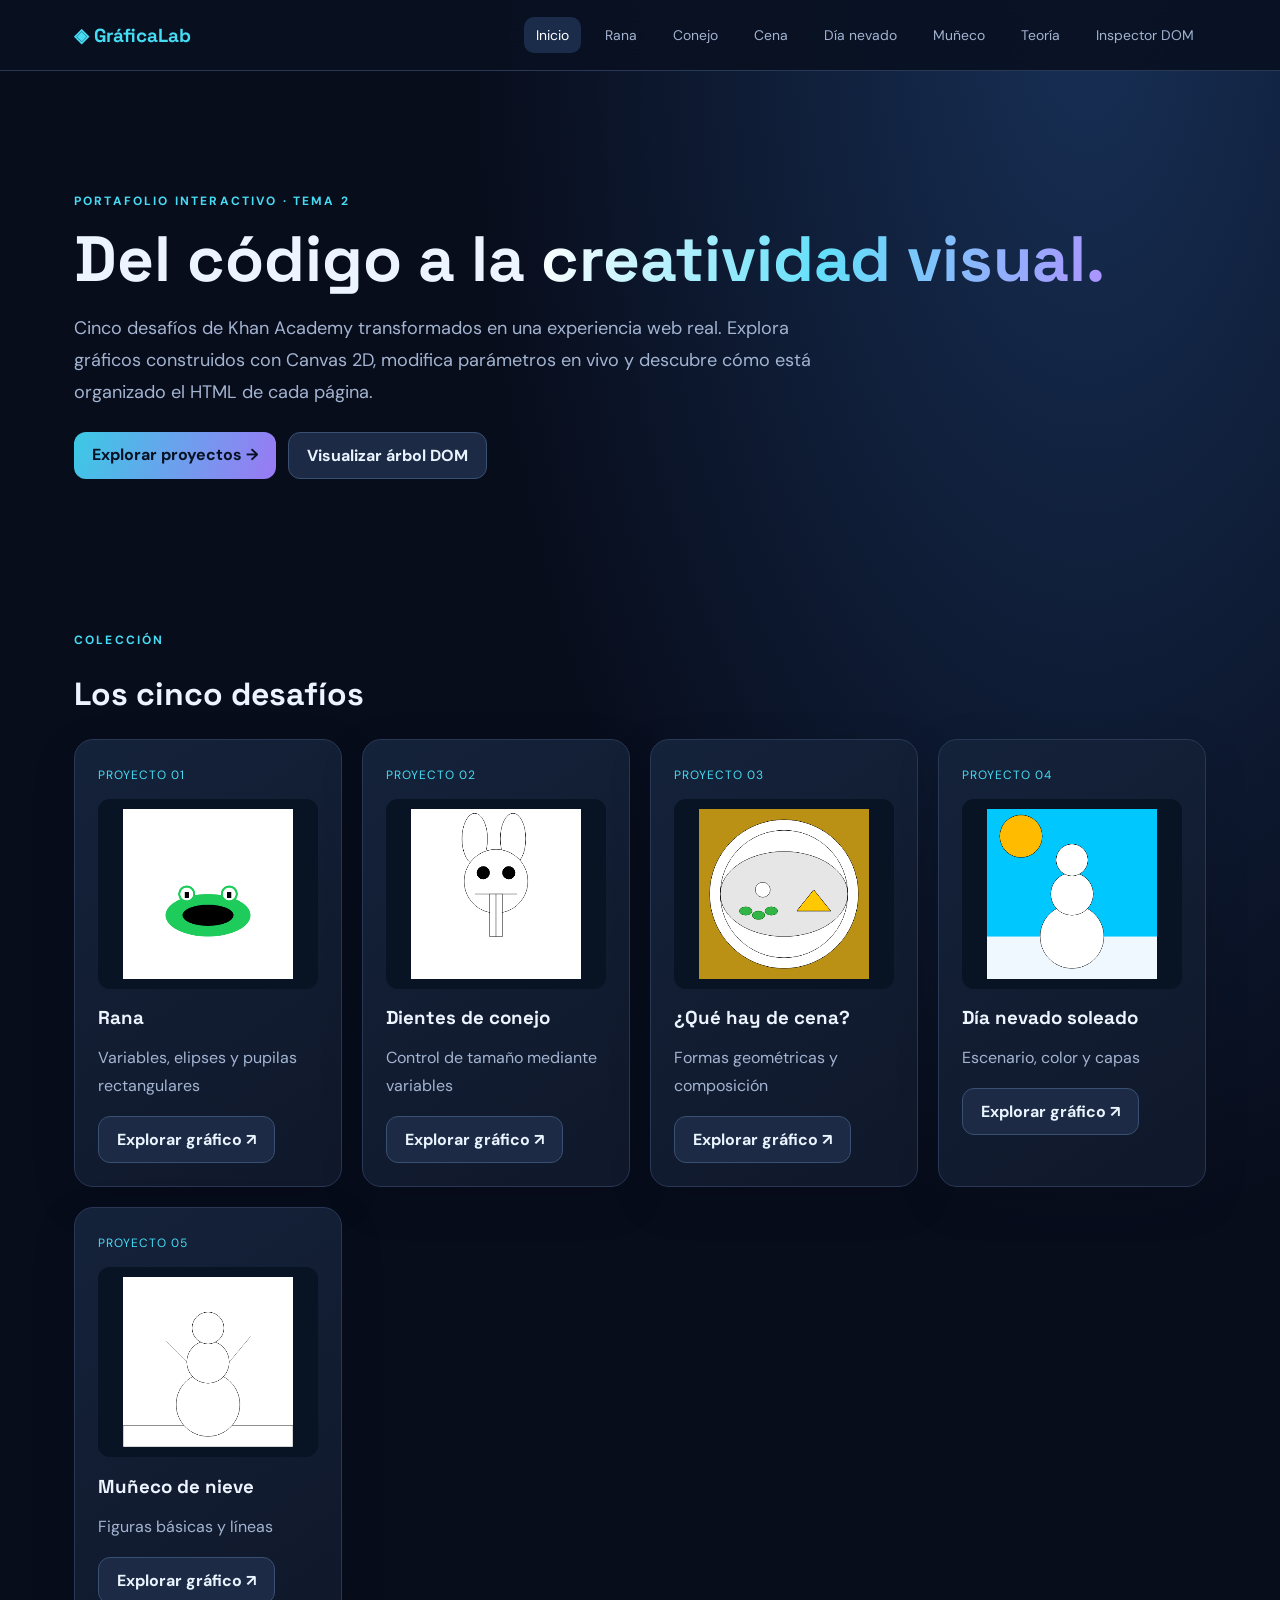
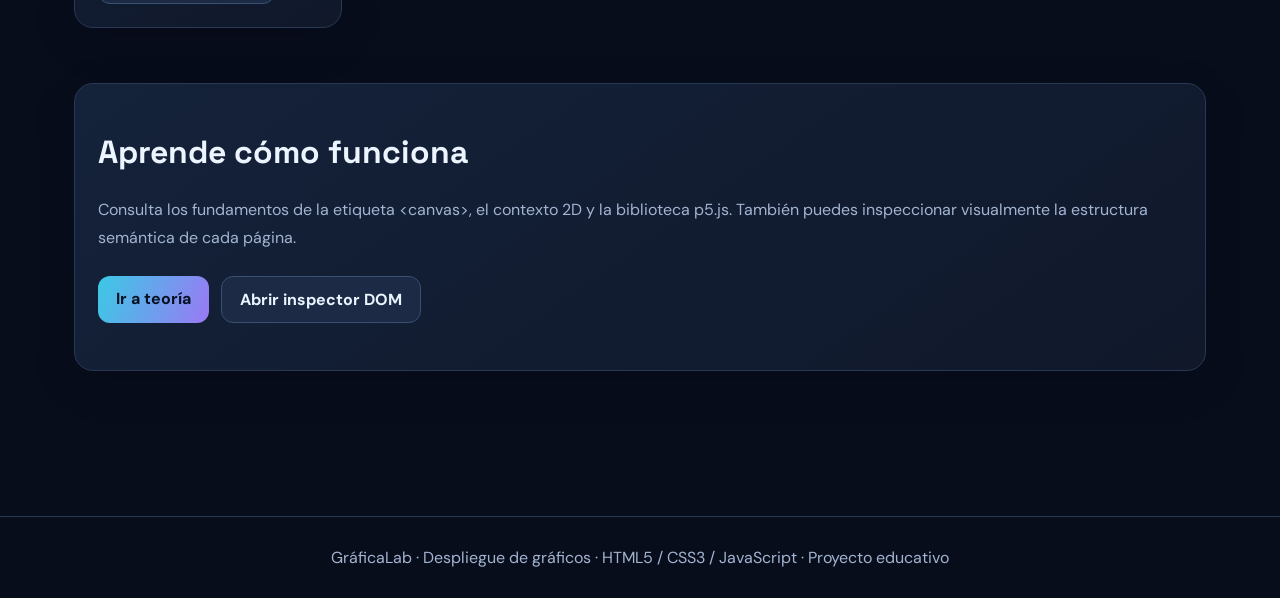
<file: index.html>
<!doctype html><html lang="es"><head><meta charset="utf-8"><meta name="viewport" content="width=device-width,initial-scale=1"><meta name="description" content="Galería de gráficos de Khan Academy adaptados a HTML Canvas 2D y JavaScript"><title>Inicio | GráficaLab</title><link rel="stylesheet" href="css/style.css"></head><body><header><div class="nav"><a class="brand" href="index.html">◈ GráficaLab</a><nav aria-label="Navegación principal"><a class="active" href="index.html">Inicio</a><a class="" href="rana.html">Rana</a><a class="" href="conejo.html">Conejo</a><a class="" href="cena.html">Cena</a><a class="" href="nevado.html">Día nevado</a><a class="" href="muneco.html">Muñeco</a><a class="" href="teoria.html">Teoría</a><a class="" href="dom-inspector.html">Inspector DOM</a></nav></div></header><main><section class="hero"><div class="eyebrow">Portafolio interactivo · Tema 2</div><h1>Del código a la <span class="gradient">creatividad visual.</span></h1><p class="lead">Cinco desafíos de Khan Academy transformados en una experiencia web real. Explora gráficos construidos con Canvas 2D, modifica parámetros en vivo y descubre cómo está organizado el HTML de cada página.</p><div class="actions"><a class="btn" href="rana.html">Explorar proyectos →</a><a class="btn secondary" href="dom-inspector.html">Visualizar árbol DOM</a></div></section><section><span class="eyebrow">Colección</span><h2>Los cinco desafíos</h2><div class="grid"><article class="card"><span class="tag">Proyecto 01</span><div class="preview"><canvas width="400" height="400" data-drawing="rana" aria-label="Vista previa de Rana"></canvas></div><h3>Rana</h3><p>Variables, elipses y pupilas rectangulares</p><a class="btn secondary" href="rana.html">Explorar gráfico ↗</a></article><article class="card"><span class="tag">Proyecto 02</span><div class="preview"><canvas width="400" height="400" data-drawing="conejo" aria-label="Vista previa de Dientes de conejo"></canvas></div><h3>Dientes de conejo</h3><p>Control de tamaño mediante variables</p><a class="btn secondary" href="conejo.html">Explorar gráfico ↗</a></article><article class="card"><span class="tag">Proyecto 03</span><div class="preview"><canvas width="400" height="400" data-drawing="cena" aria-label="Vista previa de ¿Qué hay de cena?"></canvas></div><h3>¿Qué hay de cena?</h3><p>Formas geométricas y composición</p><a class="btn secondary" href="cena.html">Explorar gráfico ↗</a></article><article class="card"><span class="tag">Proyecto 04</span><div class="preview"><canvas width="400" height="400" data-drawing="nevado" aria-label="Vista previa de Día nevado soleado"></canvas></div><h3>Día nevado soleado</h3><p>Escenario, color y capas</p><a class="btn secondary" href="nevado.html">Explorar gráfico ↗</a></article><article class="card"><span class="tag">Proyecto 05</span><div class="preview"><canvas width="400" height="400" data-drawing="muneco" aria-label="Vista previa de Muñeco de nieve"></canvas></div><h3>Muñeco de nieve</h3><p>Figuras básicas y líneas</p><a class="btn secondary" href="muneco.html">Explorar gráfico ↗</a></article></div></section><section class="panel"><h2>Aprende cómo funciona</h2><p>Consulta los fundamentos de la etiqueta &lt;canvas&gt;, el contexto 2D y la biblioteca p5.js. También puedes inspeccionar visualmente la estructura semántica de cada página.</p><div class="actions"><a class="btn" href="teoria.html">Ir a teoría</a><a class="btn secondary" href="dom-inspector.html">Abrir inspector DOM</a></div></section></main><footer class="footer">GráficaLab · Despliegue de gráficos · HTML5 / CSS3 / JavaScript · Proyecto educativo</footer><script src="js/drawings.js" defer></script></body></html>
</file>
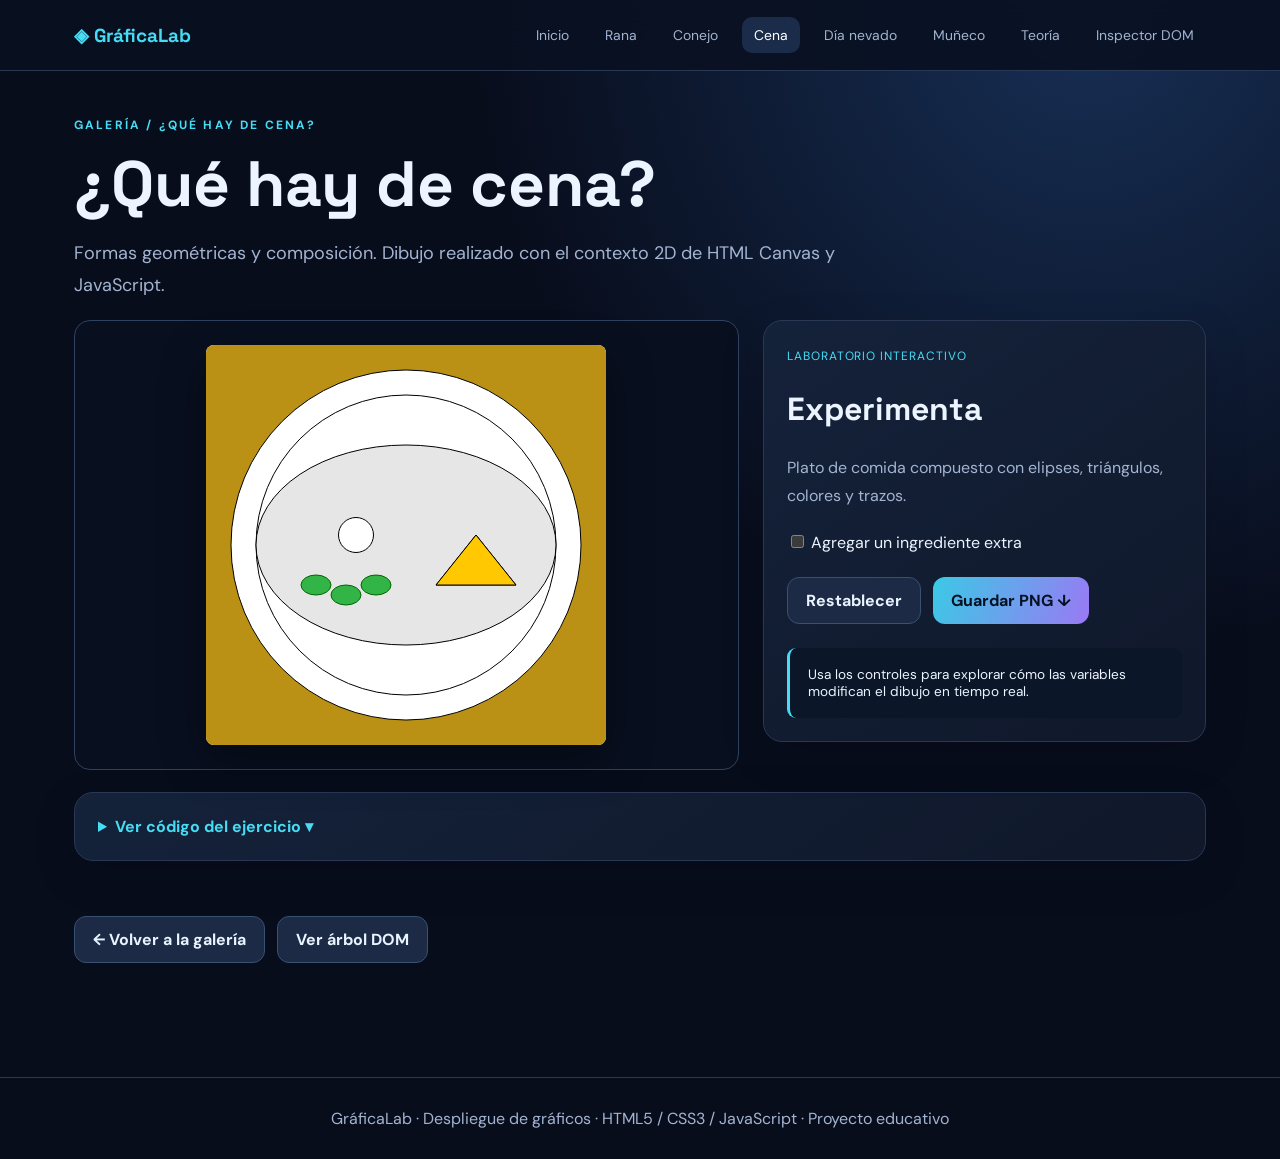
<file: cena.html>
<!doctype html><html lang="es"><head><meta charset="utf-8"><meta name="viewport" content="width=device-width,initial-scale=1"><meta name="description" content="Galería de gráficos de Khan Academy adaptados a HTML Canvas 2D y JavaScript"><title>¿Qué hay de cena? | GráficaLab</title><link rel="stylesheet" href="css/style.css"></head><body><header><div class="nav"><a class="brand" href="index.html">◈ GráficaLab</a><nav aria-label="Navegación principal"><a class="" href="index.html">Inicio</a><a class="" href="rana.html">Rana</a><a class="" href="conejo.html">Conejo</a><a class="active" href="cena.html">Cena</a><a class="" href="nevado.html">Día nevado</a><a class="" href="muneco.html">Muñeco</a><a class="" href="teoria.html">Teoría</a><a class="" href="dom-inspector.html">Inspector DOM</a></nav></div></header><main><span class="eyebrow">Galería / ¿Qué hay de cena?</span><h1>¿Qué hay de cena?</h1><p class="lead">Formas geométricas y composición. Dibujo realizado con el contexto 2D de HTML Canvas y JavaScript.</p><div class="work"><div class="stage"><canvas id="drawing" data-drawing="cena" width="400" height="400" role="img" aria-label="Dibujo interactivo: ¿Qué hay de cena?"></canvas></div><aside class="panel"><span class="tag">Laboratorio interactivo</span><h2>Experimenta</h2><p id="description"></p><div class="controls"><label><input type="checkbox" data-option="extra"> Agregar un ingrediente extra</label></div><div class="actions"><button id="reset" class="secondary">Restablecer</button><button id="save">Guardar PNG ↓</button></div><div class="info small">Usa los controles para explorar cómo las variables modifican el dibujo en tiempo real.</div></aside></div><section class="codepanel panel"><details><summary>Ver código del ejercicio ▾</summary><p class="small">Explora las instrucciones y formas geométricas que componen este dibujo. La versión interactiva está implementada en <code>js/drawings.js</code>.</p><pre id="original-code"></pre></details></section><div class="actions"><a class="btn secondary" href="index.html">← Volver a la galería</a><a class="btn secondary" href="dom-inspector.html">Ver árbol DOM</a></div></main><footer class="footer">GráficaLab · Despliegue de gráficos · HTML5 / CSS3 / JavaScript · Proyecto educativo</footer><script src="js/drawings.js" defer></script></body></html>
</file>
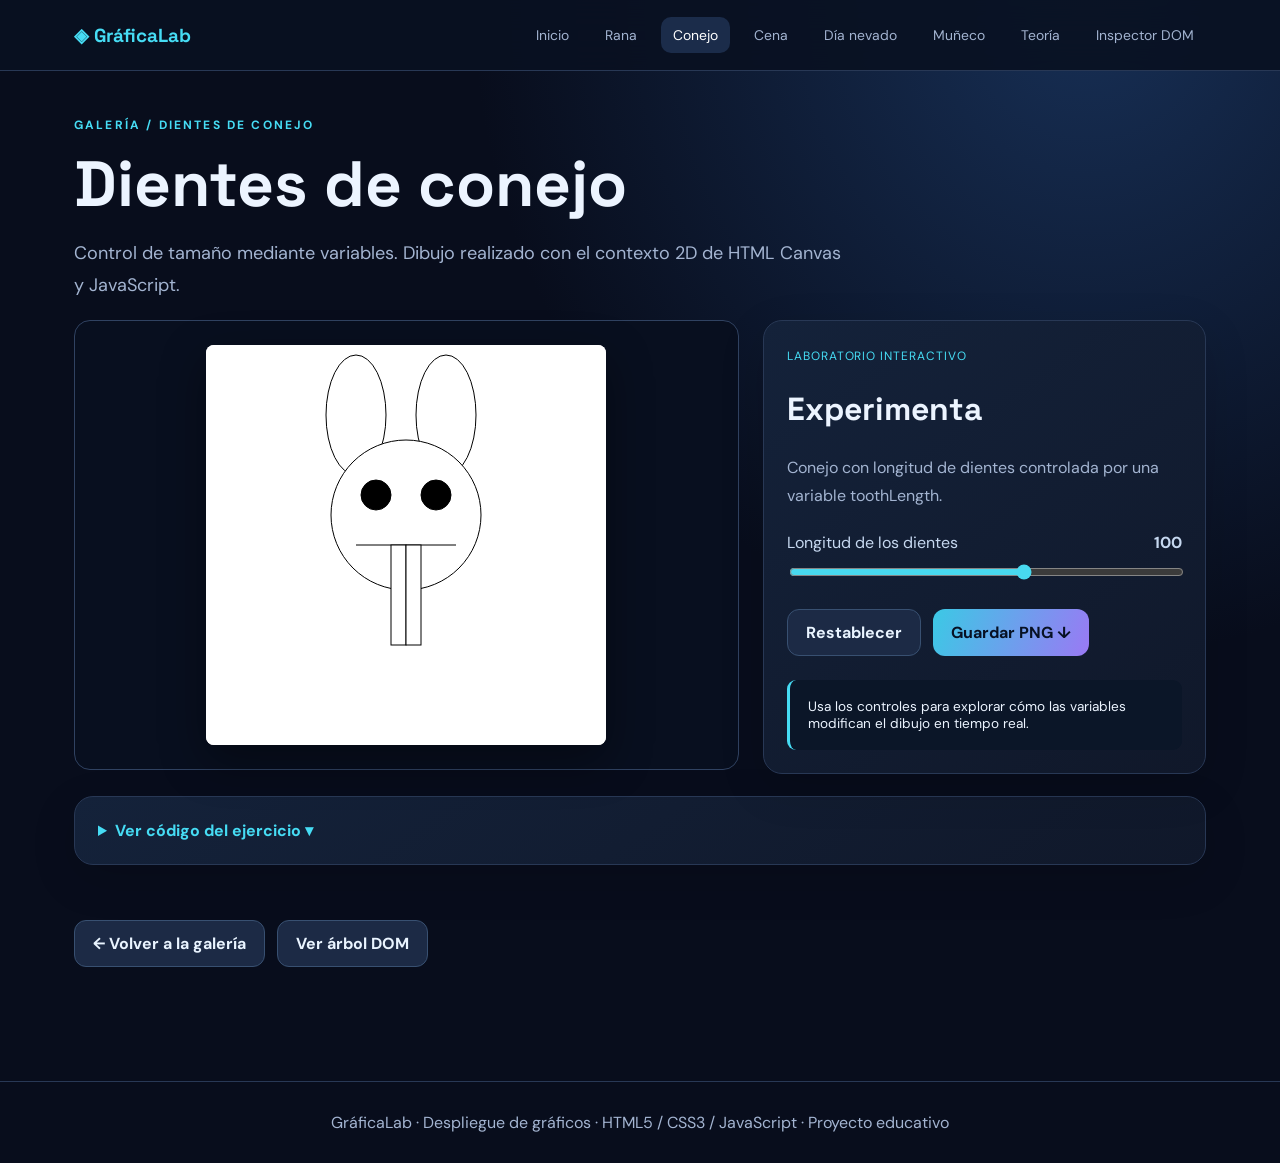
<file: conejo.html>
<!doctype html><html lang="es"><head><meta charset="utf-8"><meta name="viewport" content="width=device-width,initial-scale=1"><meta name="description" content="Galería de gráficos de Khan Academy adaptados a HTML Canvas 2D y JavaScript"><title>Dientes de conejo | GráficaLab</title><link rel="stylesheet" href="css/style.css"></head><body><header><div class="nav"><a class="brand" href="index.html">◈ GráficaLab</a><nav aria-label="Navegación principal"><a class="" href="index.html">Inicio</a><a class="" href="rana.html">Rana</a><a class="active" href="conejo.html">Conejo</a><a class="" href="cena.html">Cena</a><a class="" href="nevado.html">Día nevado</a><a class="" href="muneco.html">Muñeco</a><a class="" href="teoria.html">Teoría</a><a class="" href="dom-inspector.html">Inspector DOM</a></nav></div></header><main><span class="eyebrow">Galería / Dientes de conejo</span><h1>Dientes de conejo</h1><p class="lead">Control de tamaño mediante variables. Dibujo realizado con el contexto 2D de HTML Canvas y JavaScript.</p><div class="work"><div class="stage"><canvas id="drawing" data-drawing="conejo" width="400" height="400" role="img" aria-label="Dibujo interactivo: Dientes de conejo"></canvas></div><aside class="panel"><span class="tag">Laboratorio interactivo</span><h2>Experimenta</h2><p id="description"></p><div class="controls"><div class="control"><label for="teeth">Longitud de los dientes <strong id="length-value">100</strong></label><input id="teeth" type="range" min="10" max="160" value="100" data-option="toothLength"></div></div><div class="actions"><button id="reset" class="secondary">Restablecer</button><button id="save">Guardar PNG ↓</button></div><div class="info small">Usa los controles para explorar cómo las variables modifican el dibujo en tiempo real.</div></aside></div><section class="codepanel panel"><details><summary>Ver código del ejercicio ▾</summary><p class="small">Explora las instrucciones y formas geométricas que componen este dibujo. La versión interactiva está implementada en <code>js/drawings.js</code>.</p><pre id="original-code"></pre></details></section><div class="actions"><a class="btn secondary" href="index.html">← Volver a la galería</a><a class="btn secondary" href="dom-inspector.html">Ver árbol DOM</a></div></main><footer class="footer">GráficaLab · Despliegue de gráficos · HTML5 / CSS3 / JavaScript · Proyecto educativo</footer><script src="js/drawings.js" defer></script></body></html>
</file>
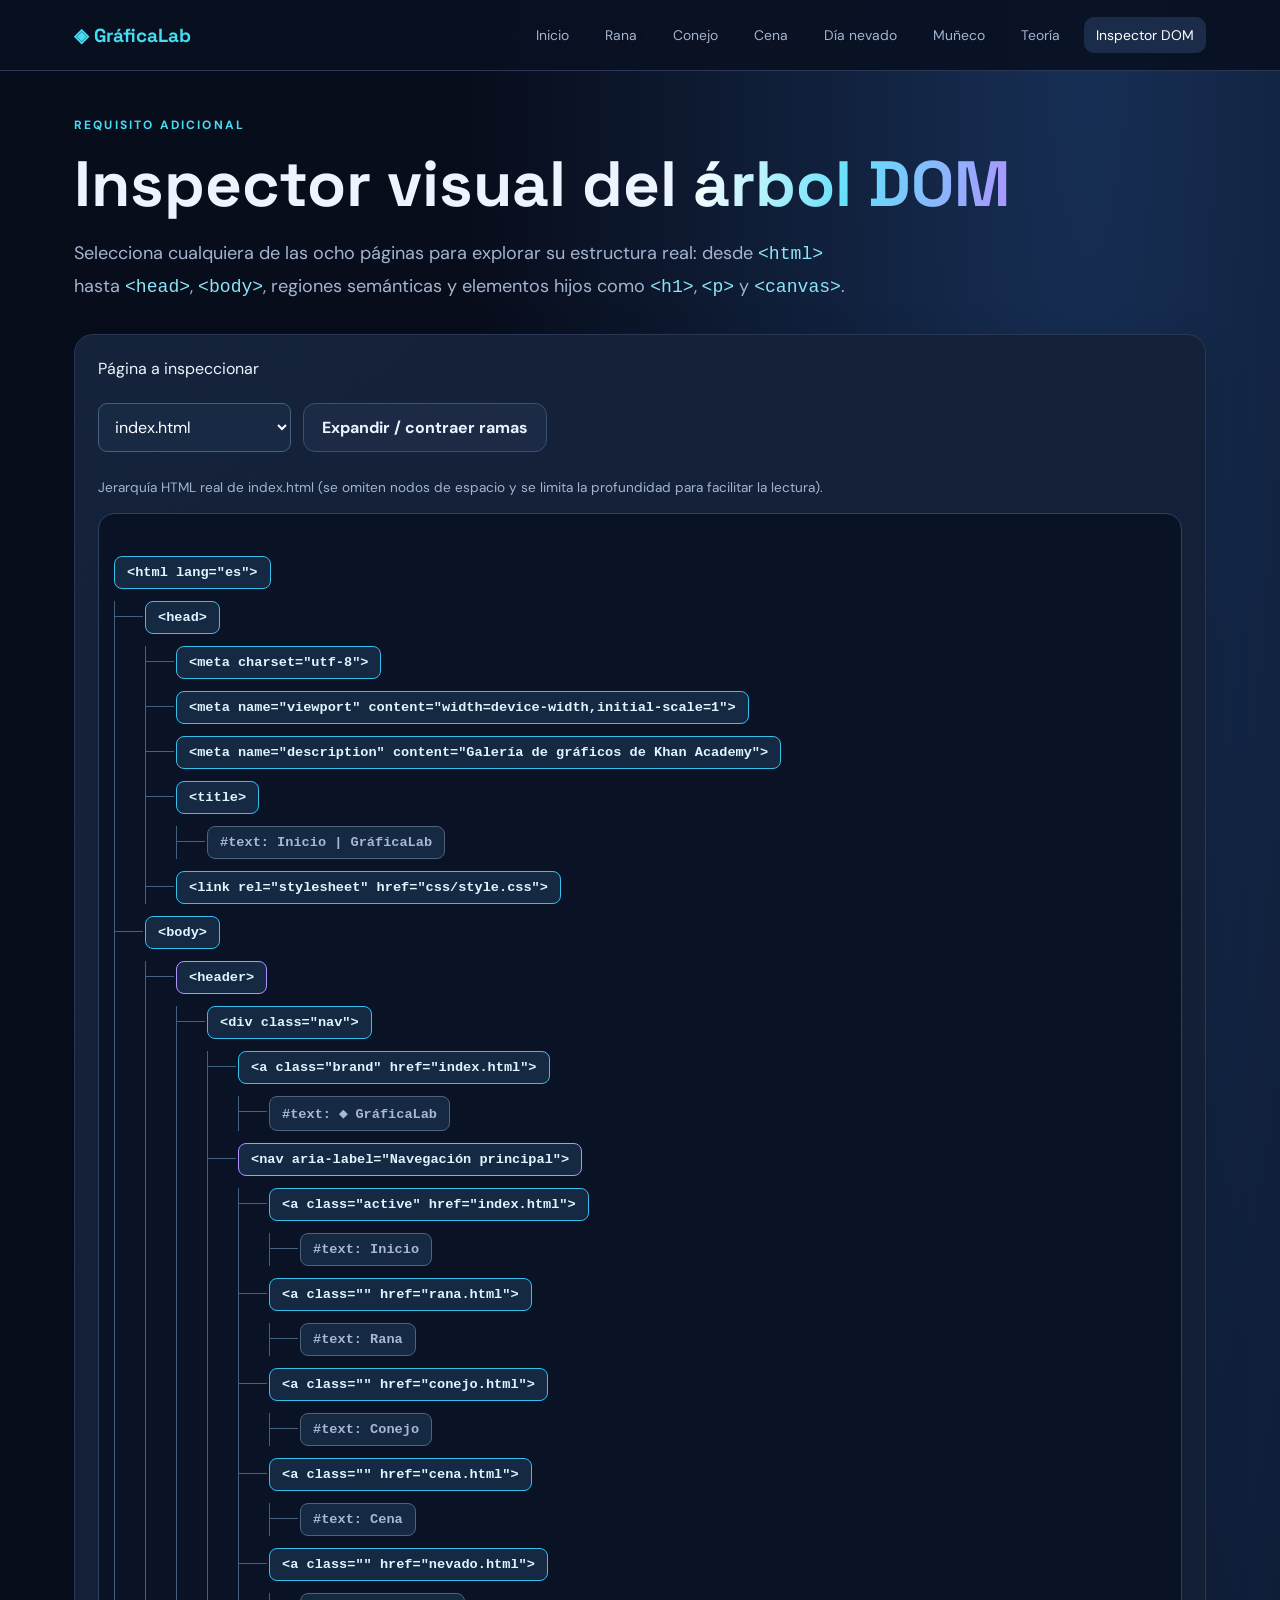
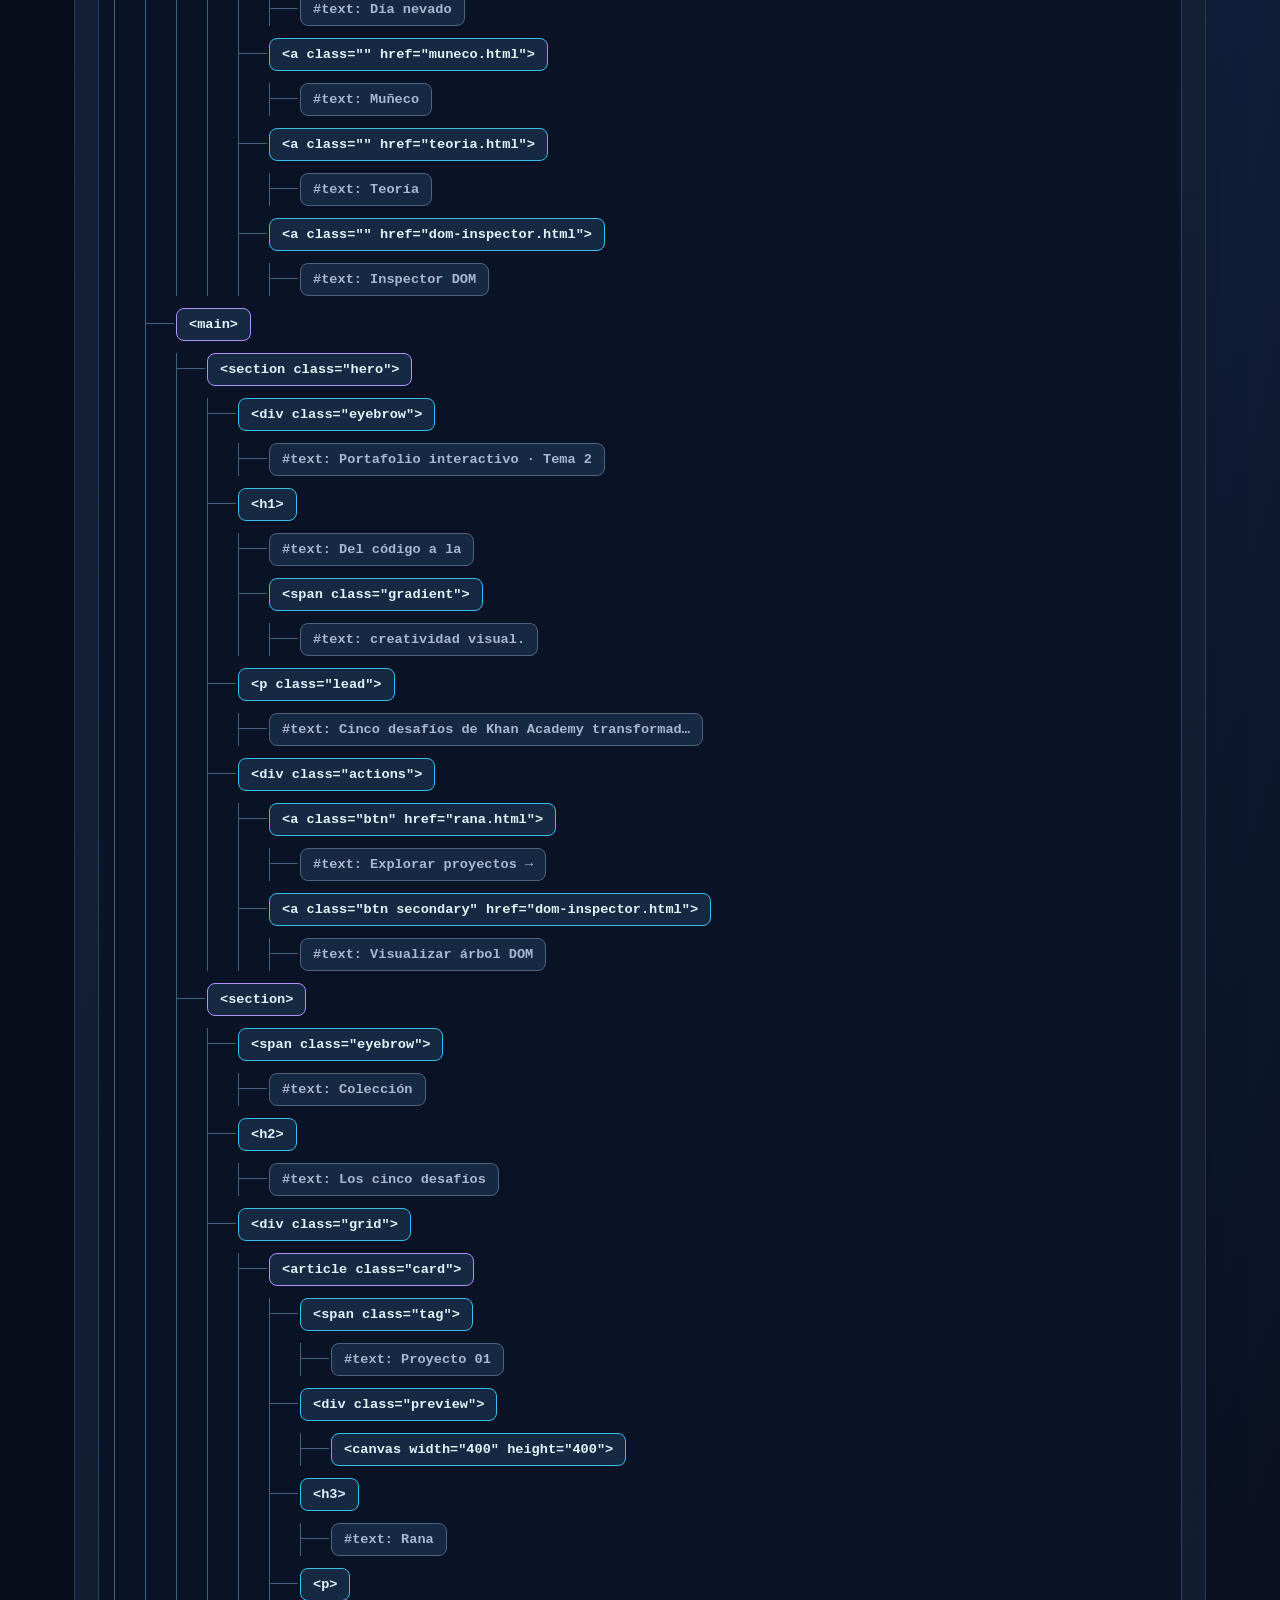
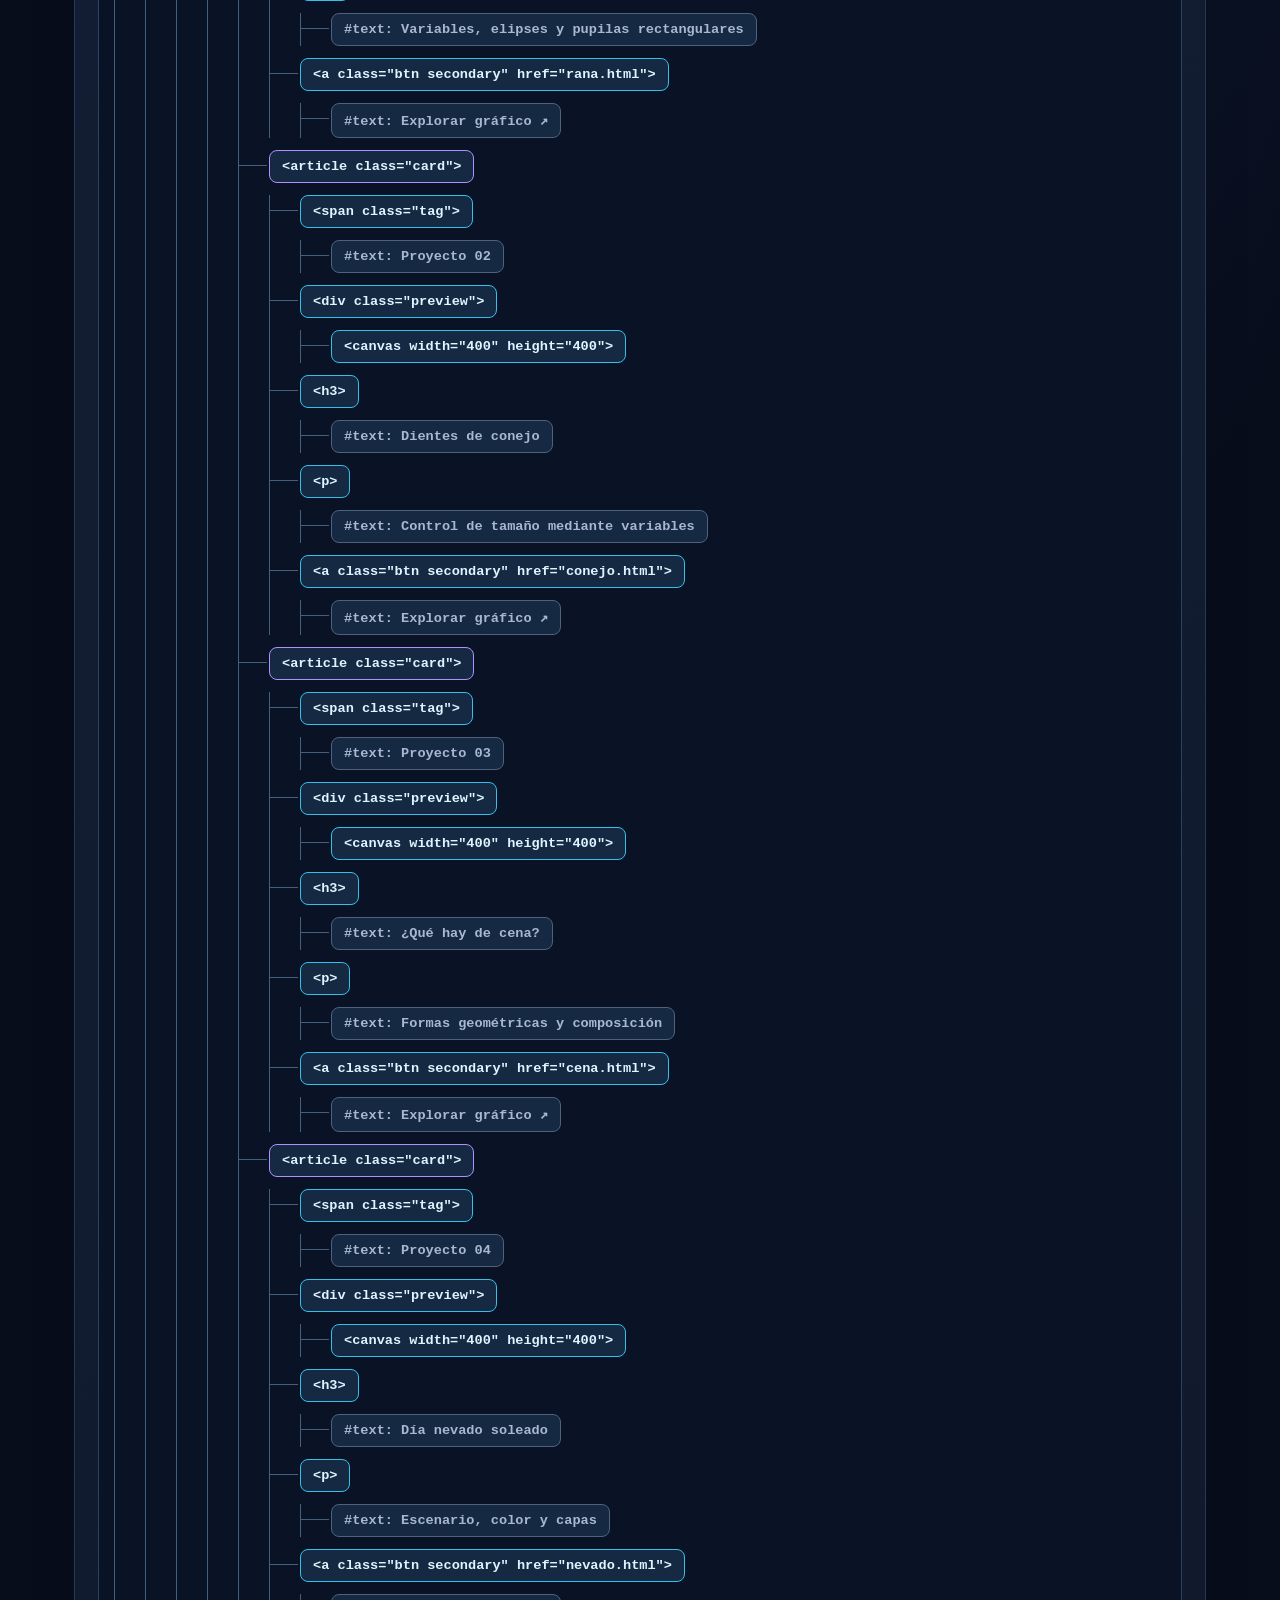
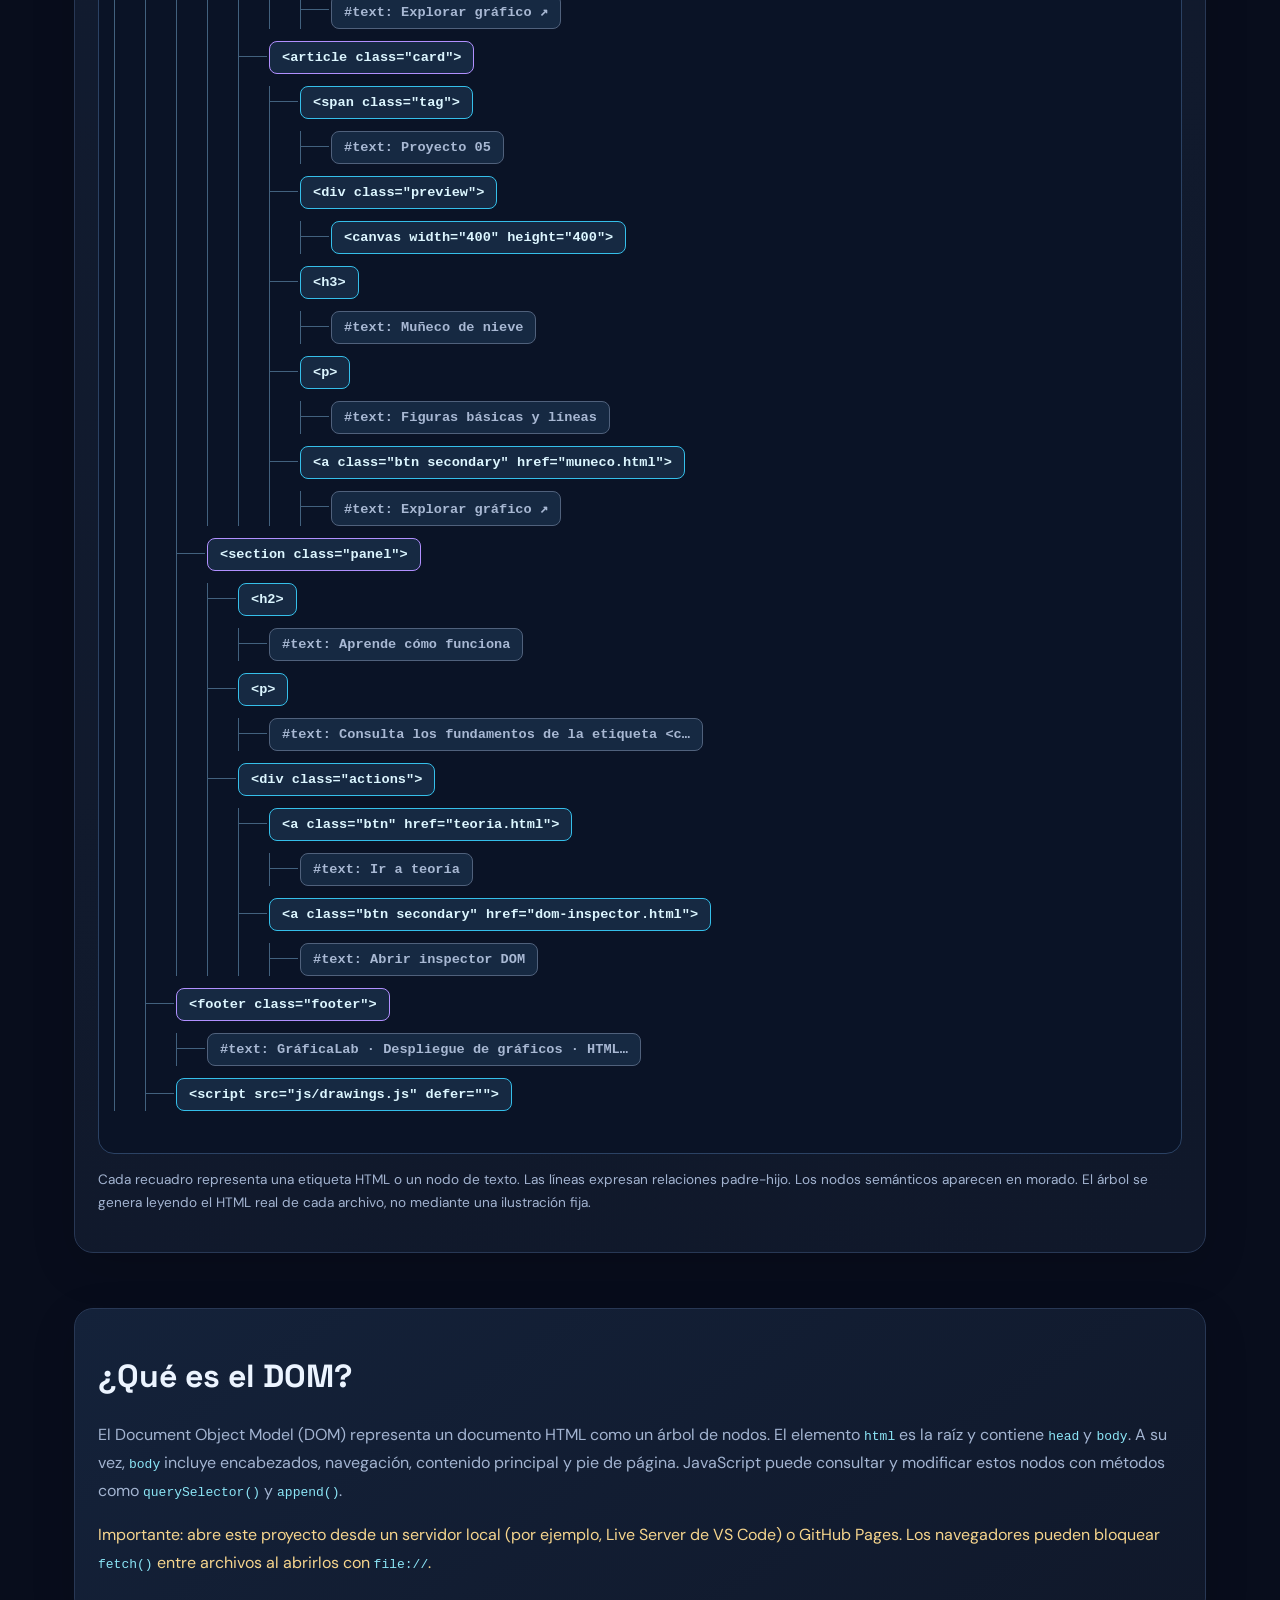
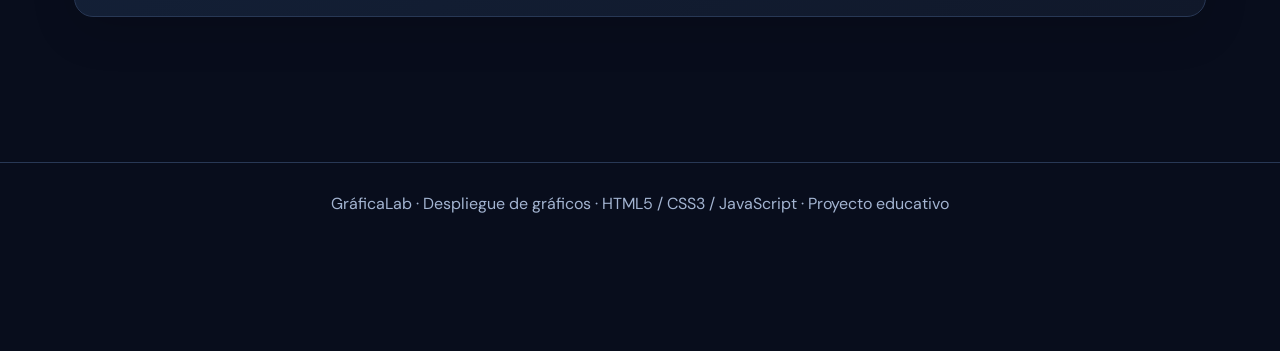
<file: dom-inspector.html>
<!doctype html><html lang="es"><head><meta charset="utf-8"><meta name="viewport" content="width=device-width,initial-scale=1"><meta name="description" content="Galería de gráficos de Khan Academy adaptados a HTML Canvas 2D y JavaScript"><title>Inspector DOM | GráficaLab</title><link rel="stylesheet" href="css/style.css"></head><body><header><div class="nav"><a class="brand" href="index.html">◈ GráficaLab</a><nav aria-label="Navegación principal"><a class="" href="index.html">Inicio</a><a class="" href="rana.html">Rana</a><a class="" href="conejo.html">Conejo</a><a class="" href="cena.html">Cena</a><a class="" href="nevado.html">Día nevado</a><a class="" href="muneco.html">Muñeco</a><a class="" href="teoria.html">Teoría</a><a class="active" href="dom-inspector.html">Inspector DOM</a></nav></div></header><main><span class="eyebrow">Requisito adicional</span><h1>Inspector visual del <span class="gradient">árbol DOM</span></h1><p class="lead">Selecciona cualquiera de las ocho páginas para explorar su estructura real: desde <code>&lt;html&gt;</code> hasta <code>&lt;head&gt;</code>, <code>&lt;body&gt;</code>, regiones semánticas y elementos hijos como <code>&lt;h1&gt;</code>, <code>&lt;p&gt;</code> y <code>&lt;canvas&gt;</code>.</p><section class="panel"><label for="page-select">Página a inspeccionar</label><div class="actions"><select id="page-select" aria-label="Página a inspeccionar"></select><button class="secondary" onclick="document.querySelectorAll('#dom-tree ul ul').forEach(x=>x.hidden=!x.hidden)">Expandir / contraer ramas</button></div><p id="dom-status" class="small"></p><div id="dom-tree" class="tree" aria-live="polite"></div><p class="small">Cada recuadro representa una etiqueta HTML o un nodo de texto. Las líneas expresan relaciones padre-hijo. Los nodos semánticos aparecen en morado. El árbol se genera leyendo el HTML real de cada archivo, no mediante una ilustración fija.</p></section><section class="panel"><h2>¿Qué es el DOM?</h2><p>El Document Object Model (DOM) representa un documento HTML como un árbol de nodos. El elemento <code>html</code> es la raíz y contiene <code>head</code> y <code>body</code>. A su vez, <code>body</code> incluye encabezados, navegación, contenido principal y pie de página. JavaScript puede consultar y modificar estos nodos con métodos como <code>querySelector()</code> y <code>append()</code>.</p><p class="note">Importante: abre este proyecto desde un servidor local (por ejemplo, Live Server de VS Code) o GitHub Pages. Los navegadores pueden bloquear <code>fetch()</code> entre archivos al abrirlos con <code>file://</code>.</p></section><script src="js/inspector.js" defer></script></main><footer class="footer">GráficaLab · Despliegue de gráficos · HTML5 / CSS3 / JavaScript · Proyecto educativo</footer><script src="js/drawings.js" defer></script></body></html>
</file>
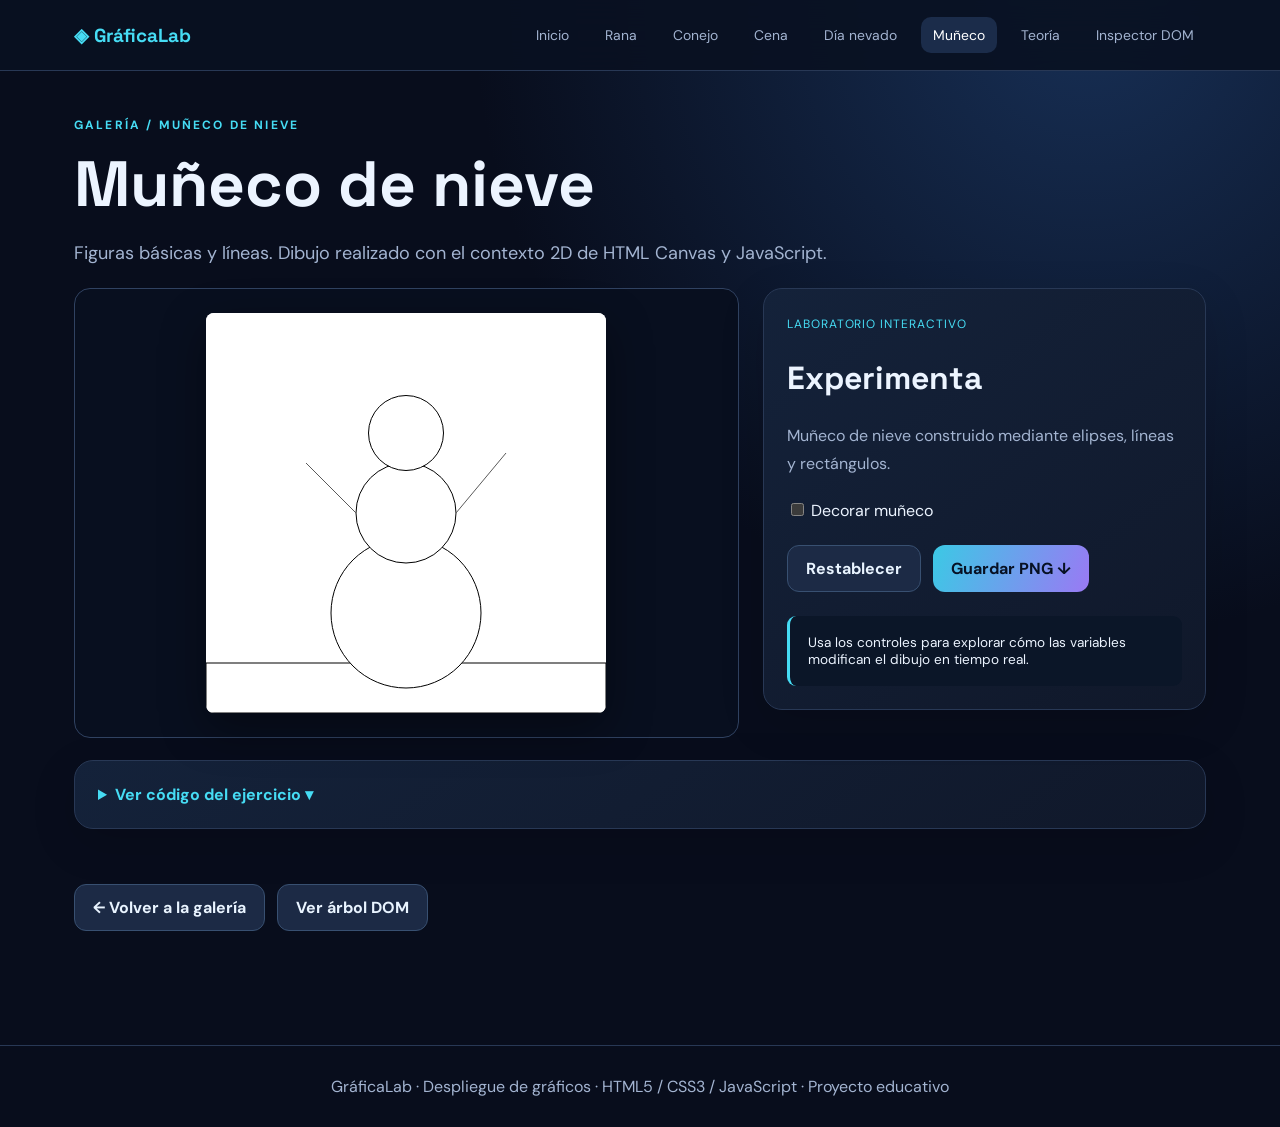
<file: muneco.html>
<!doctype html><html lang="es"><head><meta charset="utf-8"><meta name="viewport" content="width=device-width,initial-scale=1"><meta name="description" content="Galería de gráficos de Khan Academy adaptados a HTML Canvas 2D y JavaScript"><title>Muñeco de nieve | GráficaLab</title><link rel="stylesheet" href="css/style.css"></head><body><header><div class="nav"><a class="brand" href="index.html">◈ GráficaLab</a><nav aria-label="Navegación principal"><a class="" href="index.html">Inicio</a><a class="" href="rana.html">Rana</a><a class="" href="conejo.html">Conejo</a><a class="" href="cena.html">Cena</a><a class="" href="nevado.html">Día nevado</a><a class="active" href="muneco.html">Muñeco</a><a class="" href="teoria.html">Teoría</a><a class="" href="dom-inspector.html">Inspector DOM</a></nav></div></header><main><span class="eyebrow">Galería / Muñeco de nieve</span><h1>Muñeco de nieve</h1><p class="lead">Figuras básicas y líneas. Dibujo realizado con el contexto 2D de HTML Canvas y JavaScript.</p><div class="work"><div class="stage"><canvas id="drawing" data-drawing="muneco" width="400" height="400" role="img" aria-label="Dibujo interactivo: Muñeco de nieve"></canvas></div><aside class="panel"><span class="tag">Laboratorio interactivo</span><h2>Experimenta</h2><p id="description"></p><div class="controls"><label><input type="checkbox" data-option="decorate"> Decorar muñeco</label></div><div class="actions"><button id="reset" class="secondary">Restablecer</button><button id="save">Guardar PNG ↓</button></div><div class="info small">Usa los controles para explorar cómo las variables modifican el dibujo en tiempo real.</div></aside></div><section class="codepanel panel"><details><summary>Ver código del ejercicio ▾</summary><p class="small">Explora las instrucciones y formas geométricas que componen este dibujo. La versión interactiva está implementada en <code>js/drawings.js</code>.</p><pre id="original-code"></pre></details></section><div class="actions"><a class="btn secondary" href="index.html">← Volver a la galería</a><a class="btn secondary" href="dom-inspector.html">Ver árbol DOM</a></div></main><footer class="footer">GráficaLab · Despliegue de gráficos · HTML5 / CSS3 / JavaScript · Proyecto educativo</footer><script src="js/drawings.js" defer></script></body></html>
</file>
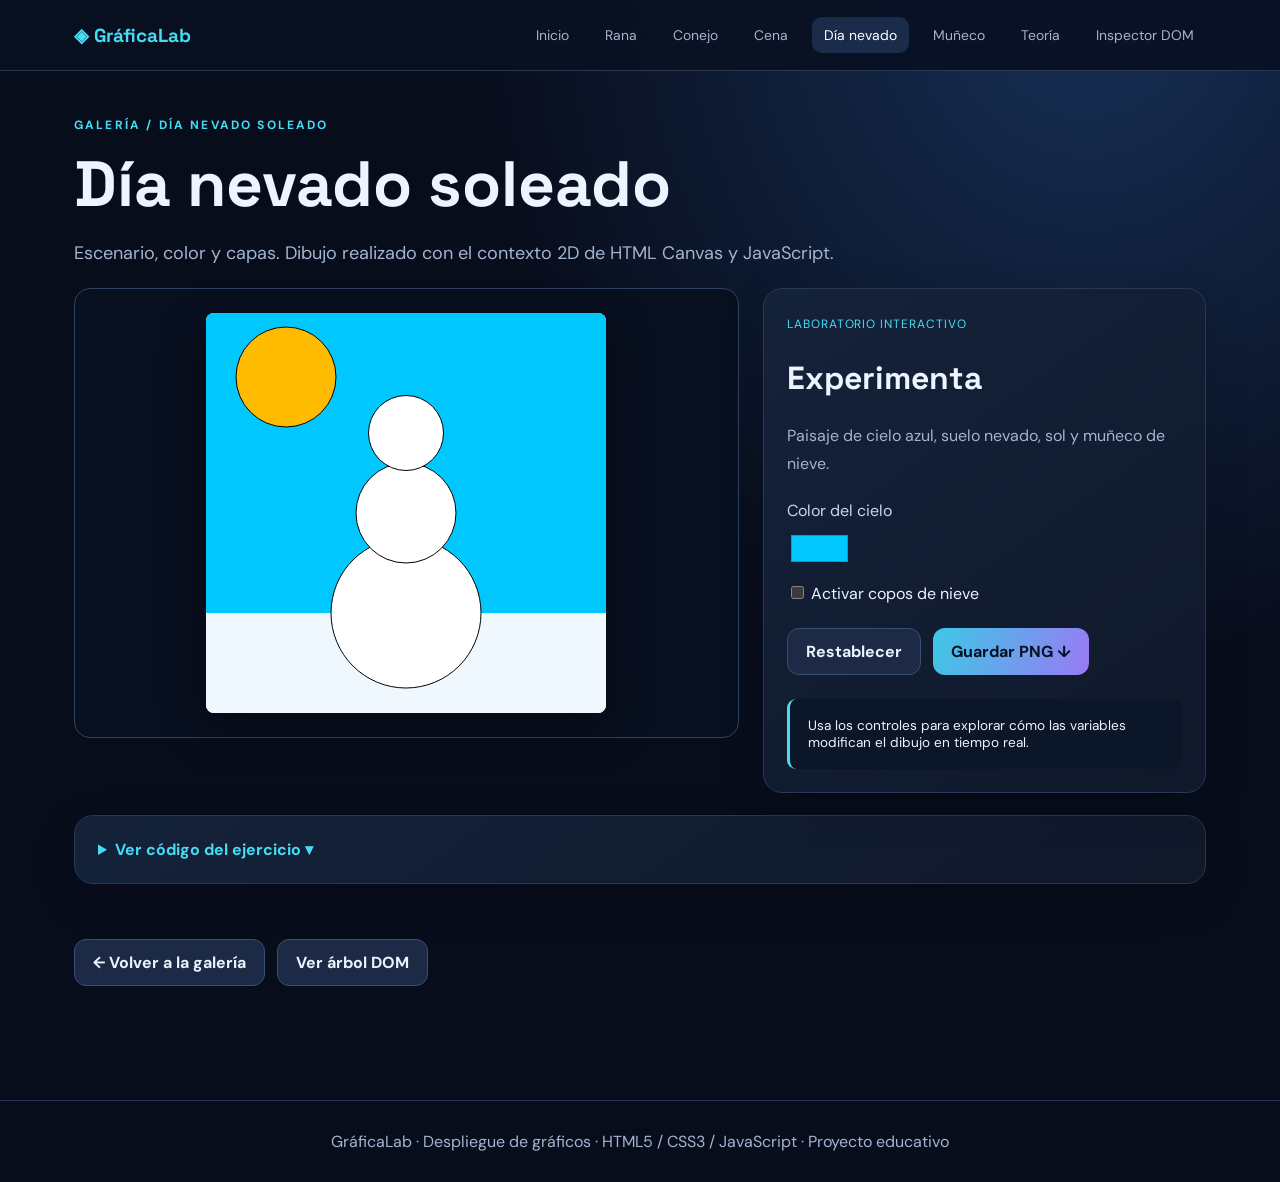
<file: nevado.html>
<!doctype html><html lang="es"><head><meta charset="utf-8"><meta name="viewport" content="width=device-width,initial-scale=1"><meta name="description" content="Galería de gráficos de Khan Academy adaptados a HTML Canvas 2D y JavaScript"><title>Día nevado soleado | GráficaLab</title><link rel="stylesheet" href="css/style.css"></head><body><header><div class="nav"><a class="brand" href="index.html">◈ GráficaLab</a><nav aria-label="Navegación principal"><a class="" href="index.html">Inicio</a><a class="" href="rana.html">Rana</a><a class="" href="conejo.html">Conejo</a><a class="" href="cena.html">Cena</a><a class="active" href="nevado.html">Día nevado</a><a class="" href="muneco.html">Muñeco</a><a class="" href="teoria.html">Teoría</a><a class="" href="dom-inspector.html">Inspector DOM</a></nav></div></header><main><span class="eyebrow">Galería / Día nevado soleado</span><h1>Día nevado soleado</h1><p class="lead">Escenario, color y capas. Dibujo realizado con el contexto 2D de HTML Canvas y JavaScript.</p><div class="work"><div class="stage"><canvas id="drawing" data-drawing="nevado" width="400" height="400" role="img" aria-label="Dibujo interactivo: Día nevado soleado"></canvas></div><aside class="panel"><span class="tag">Laboratorio interactivo</span><h2>Experimenta</h2><p id="description"></p><div class="controls"><div class="control"><label for="sky">Color del cielo</label><input id="sky" type="color" value="#00c8ff" data-option="sky"></div><label><input type="checkbox" data-option="snow"> Activar copos de nieve</label></div><div class="actions"><button id="reset" class="secondary">Restablecer</button><button id="save">Guardar PNG ↓</button></div><div class="info small">Usa los controles para explorar cómo las variables modifican el dibujo en tiempo real.</div></aside></div><section class="codepanel panel"><details><summary>Ver código del ejercicio ▾</summary><p class="small">Explora las instrucciones y formas geométricas que componen este dibujo. La versión interactiva está implementada en <code>js/drawings.js</code>.</p><pre id="original-code"></pre></details></section><div class="actions"><a class="btn secondary" href="index.html">← Volver a la galería</a><a class="btn secondary" href="dom-inspector.html">Ver árbol DOM</a></div></main><footer class="footer">GráficaLab · Despliegue de gráficos · HTML5 / CSS3 / JavaScript · Proyecto educativo</footer><script src="js/drawings.js" defer></script></body></html>
</file>
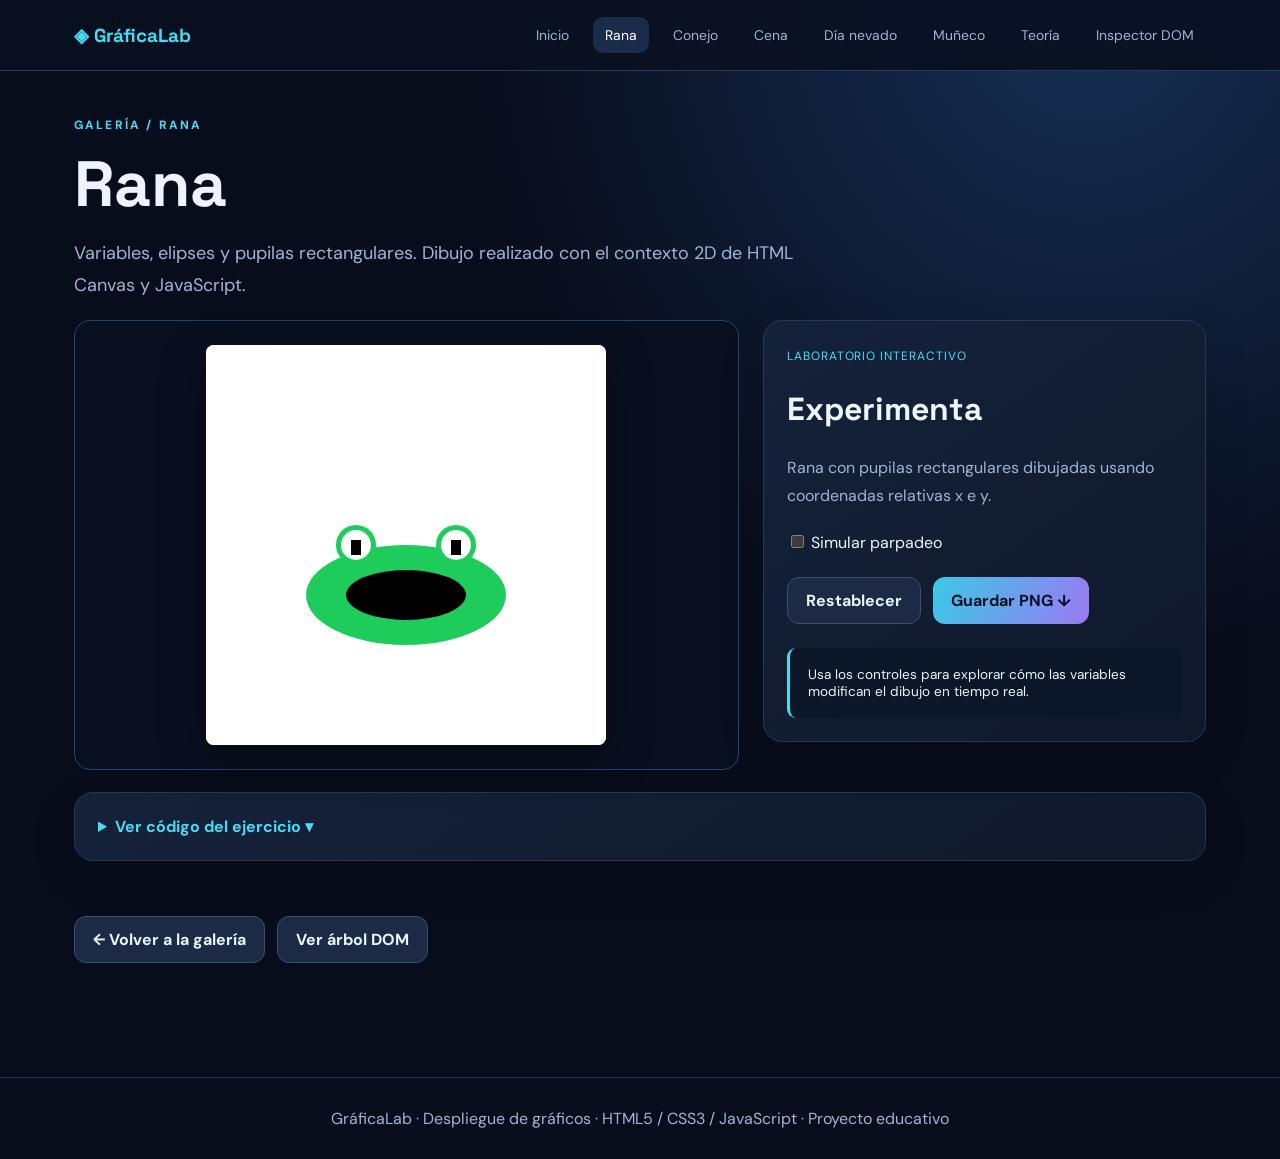
<file: rana.html>
<!doctype html><html lang="es"><head><meta charset="utf-8"><meta name="viewport" content="width=device-width,initial-scale=1"><meta name="description" content="Galería de gráficos de Khan Academy adaptados a HTML Canvas 2D y JavaScript"><title>Rana | GráficaLab</title><link rel="stylesheet" href="css/style.css"></head><body><header><div class="nav"><a class="brand" href="index.html">◈ GráficaLab</a><nav aria-label="Navegación principal"><a class="" href="index.html">Inicio</a><a class="active" href="rana.html">Rana</a><a class="" href="conejo.html">Conejo</a><a class="" href="cena.html">Cena</a><a class="" href="nevado.html">Día nevado</a><a class="" href="muneco.html">Muñeco</a><a class="" href="teoria.html">Teoría</a><a class="" href="dom-inspector.html">Inspector DOM</a></nav></div></header><main><span class="eyebrow">Galería / Rana</span><h1>Rana</h1><p class="lead">Variables, elipses y pupilas rectangulares. Dibujo realizado con el contexto 2D de HTML Canvas y JavaScript.</p><div class="work"><div class="stage"><canvas id="drawing" data-drawing="rana" width="400" height="400" role="img" aria-label="Dibujo interactivo: Rana"></canvas></div><aside class="panel"><span class="tag">Laboratorio interactivo</span><h2>Experimenta</h2><p id="description"></p><div class="controls"><label><input type="checkbox" data-option="blink"> Simular parpadeo</label></div><div class="actions"><button id="reset" class="secondary">Restablecer</button><button id="save">Guardar PNG ↓</button></div><div class="info small">Usa los controles para explorar cómo las variables modifican el dibujo en tiempo real.</div></aside></div><section class="codepanel panel"><details><summary>Ver código del ejercicio ▾</summary><p class="small">Explora las instrucciones y formas geométricas que componen este dibujo. La versión interactiva está implementada en <code>js/drawings.js</code>.</p><pre id="original-code"></pre></details></section><div class="actions"><a class="btn secondary" href="index.html">← Volver a la galería</a><a class="btn secondary" href="dom-inspector.html">Ver árbol DOM</a></div></main><footer class="footer">GráficaLab · Despliegue de gráficos · HTML5 / CSS3 / JavaScript · Proyecto educativo</footer><script src="js/drawings.js" defer></script></body></html>
</file>
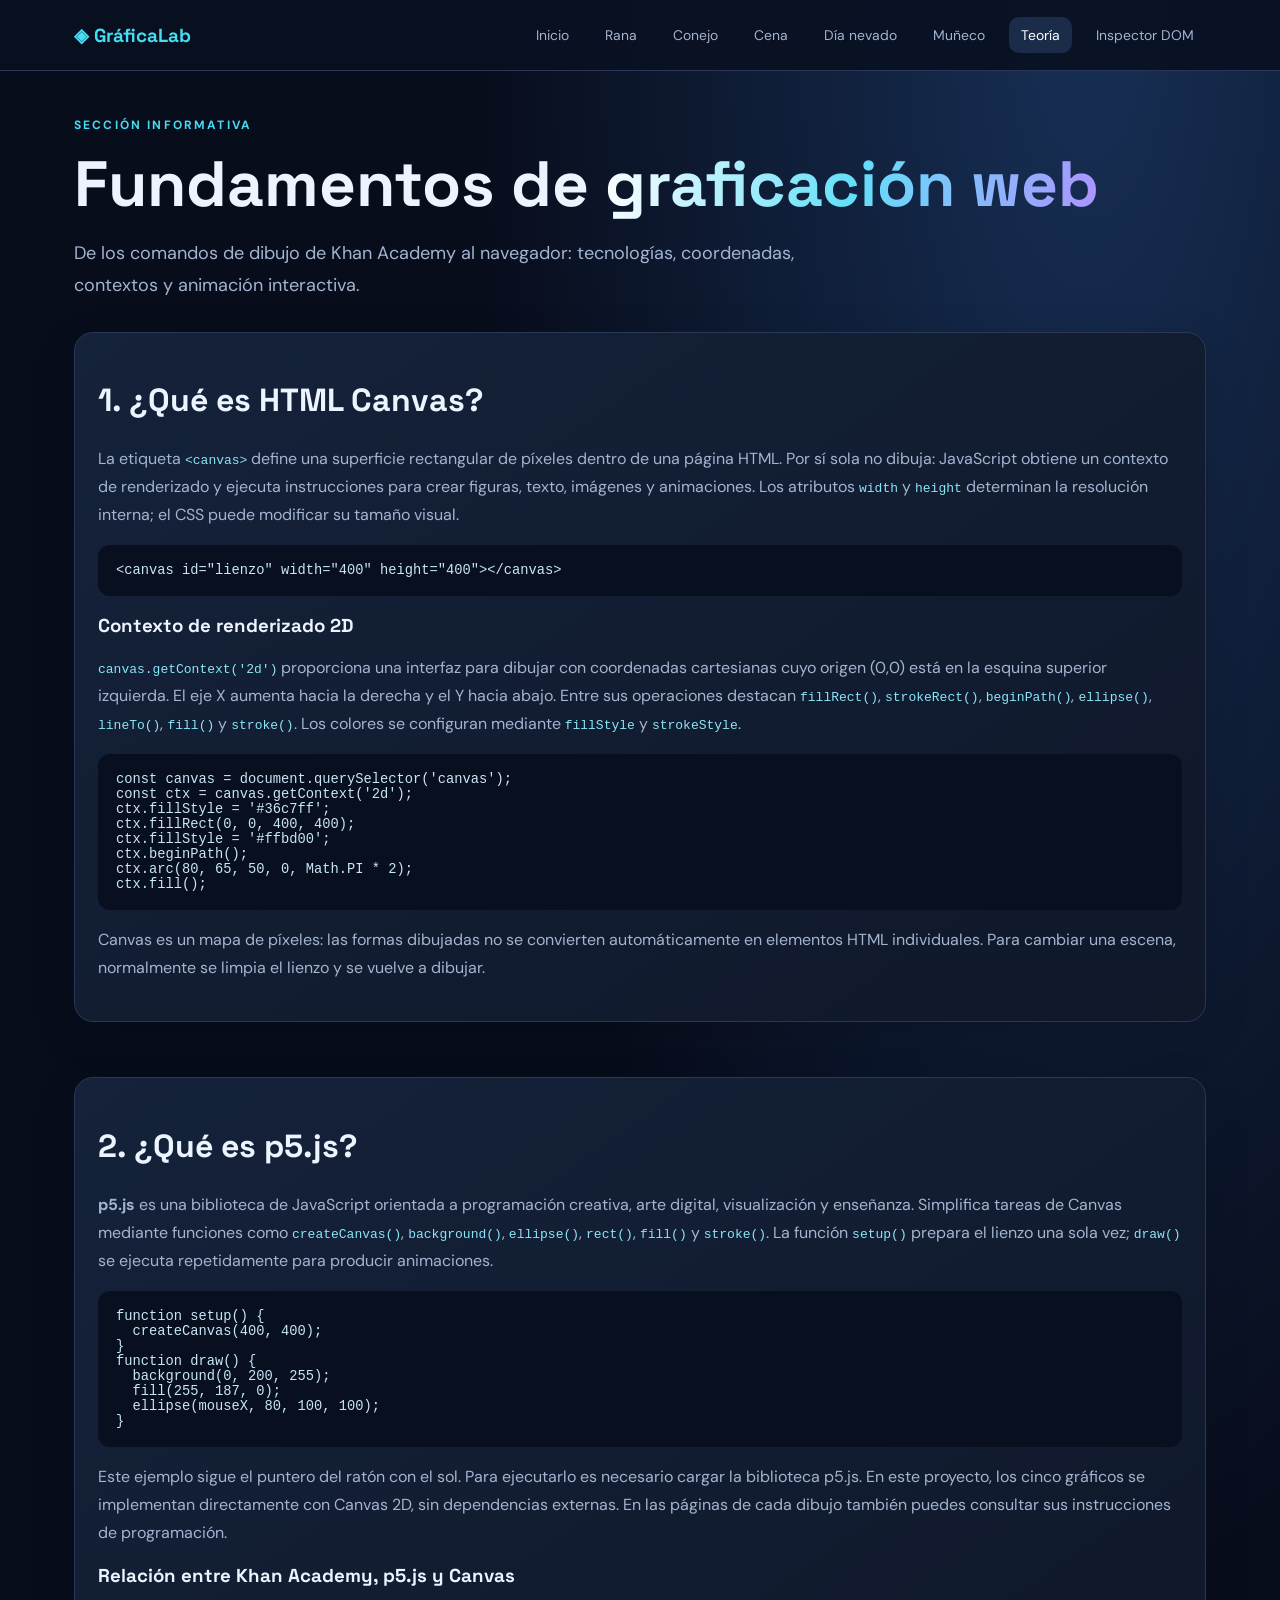
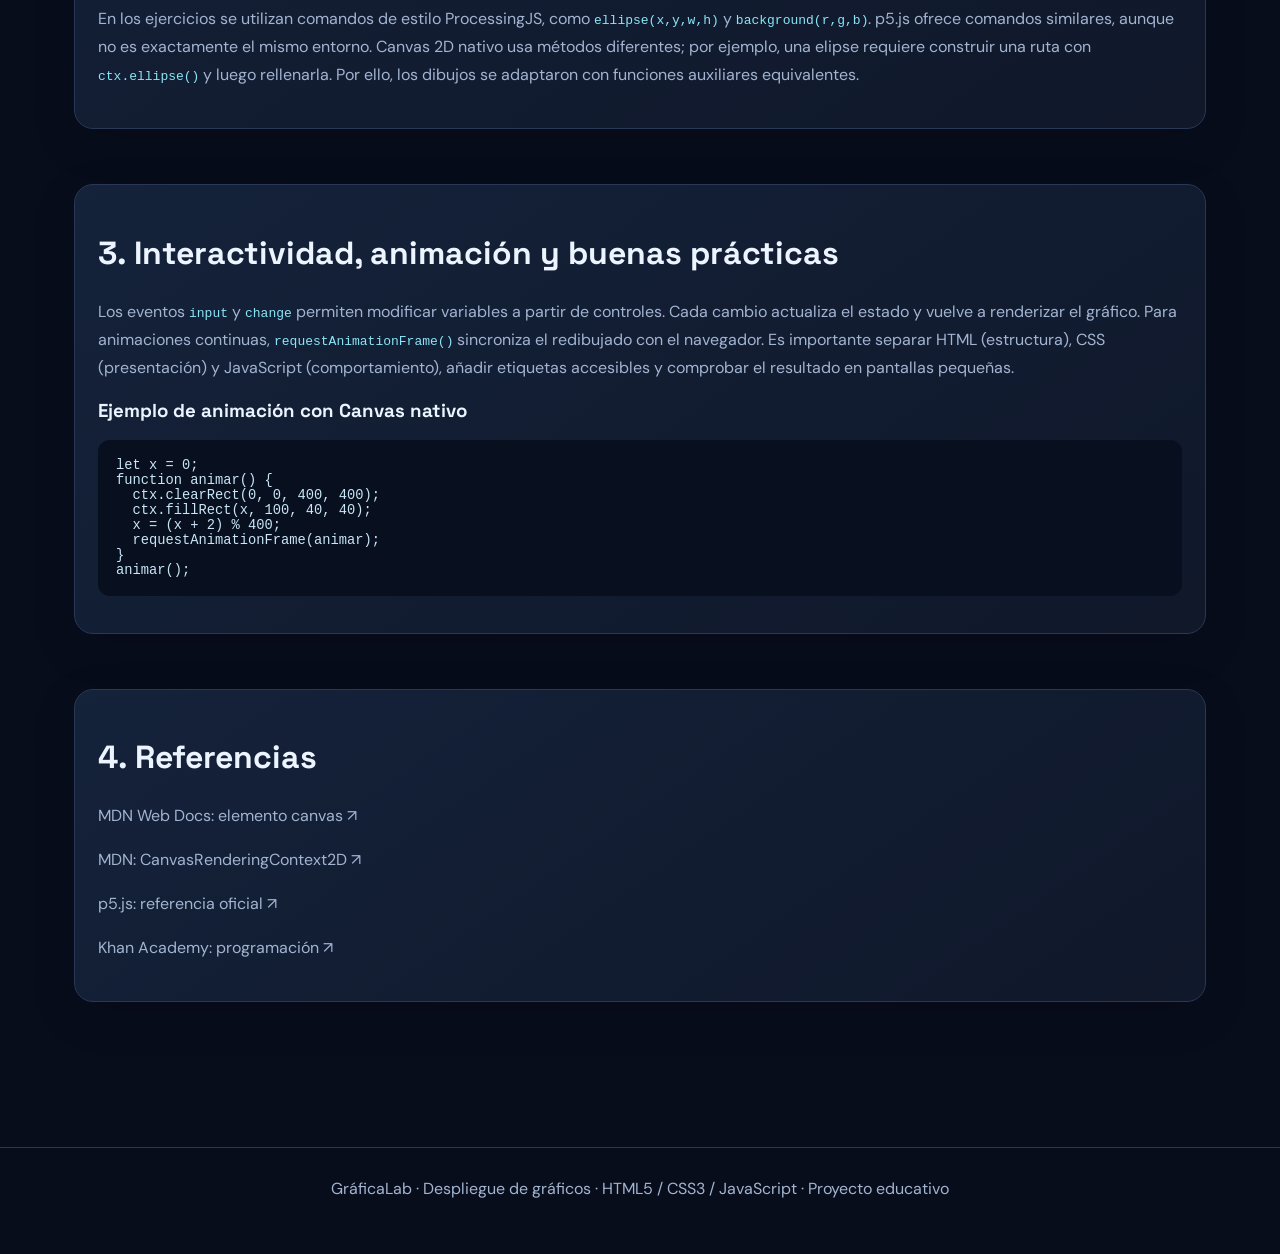
<file: teoria.html>
<!doctype html><html lang="es"><head><meta charset="utf-8"><meta name="viewport" content="width=device-width,initial-scale=1"><meta name="description" content="Galería de gráficos de Khan Academy adaptados a HTML Canvas 2D y JavaScript"><title>Teoría | GráficaLab</title><link rel="stylesheet" href="css/style.css"></head><body><header><div class="nav"><a class="brand" href="index.html">◈ GráficaLab</a><nav aria-label="Navegación principal"><a class="" href="index.html">Inicio</a><a class="" href="rana.html">Rana</a><a class="" href="conejo.html">Conejo</a><a class="" href="cena.html">Cena</a><a class="" href="nevado.html">Día nevado</a><a class="" href="muneco.html">Muñeco</a><a class="active" href="teoria.html">Teoría</a><a class="" href="dom-inspector.html">Inspector DOM</a></nav></div></header><main><span class="eyebrow">Sección informativa</span><h1>Fundamentos de <span class="gradient">graficación web</span></h1><p class="lead">De los comandos de dibujo de Khan Academy al navegador: tecnologías, coordenadas, contextos y animación interactiva.</p><section class="panel"><h2>1. ¿Qué es HTML Canvas?</h2><p>La etiqueta <code>&lt;canvas&gt;</code> define una superficie rectangular de píxeles dentro de una página HTML. Por sí sola no dibuja: JavaScript obtiene un contexto de renderizado y ejecuta instrucciones para crear figuras, texto, imágenes y animaciones. Los atributos <code>width</code> y <code>height</code> determinan la resolución interna; el CSS puede modificar su tamaño visual.</p><pre>&lt;canvas id="lienzo" width="400" height="400"&gt;&lt;/canvas&gt;</pre><h3>Contexto de renderizado 2D</h3><p><code>canvas.getContext('2d')</code> proporciona una interfaz para dibujar con coordenadas cartesianas cuyo origen (0,0) está en la esquina superior izquierda. El eje X aumenta hacia la derecha y el Y hacia abajo. Entre sus operaciones destacan <code>fillRect()</code>, <code>strokeRect()</code>, <code>beginPath()</code>, <code>ellipse()</code>, <code>lineTo()</code>, <code>fill()</code> y <code>stroke()</code>. Los colores se configuran mediante <code>fillStyle</code> y <code>strokeStyle</code>.</p><pre>const canvas = document.querySelector('canvas');
const ctx = canvas.getContext('2d');
ctx.fillStyle = '#36c7ff';
ctx.fillRect(0, 0, 400, 400);
ctx.fillStyle = '#ffbd00';
ctx.beginPath();
ctx.arc(80, 65, 50, 0, Math.PI * 2);
ctx.fill();</pre><p>Canvas es un mapa de píxeles: las formas dibujadas no se convierten automáticamente en elementos HTML individuales. Para cambiar una escena, normalmente se limpia el lienzo y se vuelve a dibujar.</p></section><section class="panel"><h2>2. ¿Qué es p5.js?</h2><p><strong>p5.js</strong> es una biblioteca de JavaScript orientada a programación creativa, arte digital, visualización y enseñanza. Simplifica tareas de Canvas mediante funciones como <code>createCanvas()</code>, <code>background()</code>, <code>ellipse()</code>, <code>rect()</code>, <code>fill()</code> y <code>stroke()</code>. La función <code>setup()</code> prepara el lienzo una sola vez; <code>draw()</code> se ejecuta repetidamente para producir animaciones.</p><pre>function setup() {
  createCanvas(400, 400);
}
function draw() {
  background(0, 200, 255);
  fill(255, 187, 0);
  ellipse(mouseX, 80, 100, 100);
}</pre><p>Este ejemplo sigue el puntero del ratón con el sol. Para ejecutarlo es necesario cargar la biblioteca p5.js. En este proyecto, los cinco gráficos se implementan directamente con Canvas 2D, sin dependencias externas. En las páginas de cada dibujo también puedes consultar sus instrucciones de programación.</p><h3>Relación entre Khan Academy, p5.js y Canvas</h3><p>En los ejercicios se utilizan comandos de estilo ProcessingJS, como <code>ellipse(x,y,w,h)</code> y <code>background(r,g,b)</code>. p5.js ofrece comandos similares, aunque no es exactamente el mismo entorno. Canvas 2D nativo usa métodos diferentes; por ejemplo, una elipse requiere construir una ruta con <code>ctx.ellipse()</code> y luego rellenarla. Por ello, los dibujos se adaptaron con funciones auxiliares equivalentes.</p></section><section class="panel"><h2>3. Interactividad, animación y buenas prácticas</h2><p>Los eventos <code>input</code> y <code>change</code> permiten modificar variables a partir de controles. Cada cambio actualiza el estado y vuelve a renderizar el gráfico. Para animaciones continuas, <code>requestAnimationFrame()</code> sincroniza el redibujado con el navegador. Es importante separar HTML (estructura), CSS (presentación) y JavaScript (comportamiento), añadir etiquetas accesibles y comprobar el resultado en pantallas pequeñas.</p><h3>Ejemplo de animación con Canvas nativo</h3><pre>let x = 0;
function animar() {
  ctx.clearRect(0, 0, 400, 400);
  ctx.fillRect(x, 100, 40, 40);
  x = (x + 2) % 400;
  requestAnimationFrame(animar);
}
animar();</pre></section><section class="panel"><h2>4. Referencias</h2><p><a href="https://developer.mozilla.org/es/docs/Web/HTML/Reference/Elements/canvas" target="_blank" rel="noopener noreferrer">MDN Web Docs: elemento canvas ↗</a></p><p><a href="https://developer.mozilla.org/es/docs/Web/API/CanvasRenderingContext2D" target="_blank" rel="noopener noreferrer">MDN: CanvasRenderingContext2D ↗</a></p><p><a href="https://p5js.org/reference/" target="_blank" rel="noopener noreferrer">p5.js: referencia oficial ↗</a></p><p><a href="https://www.khanacademy.org/computing/computer-programming" target="_blank" rel="noopener noreferrer">Khan Academy: programación ↗</a></p></section></main><footer class="footer">GráficaLab · Despliegue de gráficos · HTML5 / CSS3 / JavaScript · Proyecto educativo</footer><script src="js/drawings.js" defer></script></body></html>
</file>
<file: css/style.css>
@import url('https://fonts.googleapis.com/css2?family=DM+Sans:wght@400;500;600;700&family=Space+Grotesk:wght@400;600;700&display=swap');:root{color-scheme:dark;--bg:#080d1c;--panel:#111b30;--line:#283855;--txt:#ecf4ff;--muted:#a3b4d1;--a:#46dcf4;--b:#aa83ff}*{box-sizing:border-box}body{margin:0;background:radial-gradient(ellipse at 85% 0%,#172f55 0%,transparent 40%),var(--bg);color:var(--txt);font-family:'DM Sans',sans-serif;min-height:100vh}a{color:inherit;text-decoration:none}header{position:sticky;top:0;z-index:20;background:#091122e8;backdrop-filter:blur(18px);border-bottom:1px solid var(--line)}.nav{max-width:1180px;margin:auto;display:flex;align-items:center;justify-content:space-between;gap:16px;padding:17px 24px}.brand{font:700 1.18rem 'Space Grotesk';color:var(--a)}nav{display:flex;gap:12px;flex-wrap:wrap}nav a{font-size:.87rem;color:var(--muted);padding:9px 12px;border-radius:10px}nav a:hover,nav a.active{background:#1b2c4a;color:white}main{max-width:1180px;margin:auto;padding:42px 24px 90px}.eyebrow{color:var(--a);text-transform:uppercase;letter-spacing:.18em;font-size:.75rem;font-weight:700}h1,h2,h3{font-family:'Space Grotesk';line-height:1.13}h1{font-size:clamp(2.3rem,5vw,4.6rem);margin:14px 0}h2{font-size:2rem}p{line-height:1.75;color:var(--muted)}.lead{font-size:1.13rem;max-width:780px}.gradient{background:linear-gradient(100deg,#fff,#63dff9,#ad93ff);background-clip:text;color:transparent}.hero{padding:50px 0 70px}.btn,button,select{font:inherit}.btn,button{display:inline-block;cursor:pointer;background:linear-gradient(110deg,#3bc9e5,#9a79f4);color:#071124;border:0;border-radius:12px;padding:12px 18px;font-weight:700;transition:transform .2s}.btn:hover,button:hover{transform:translateY(-2px)}button.secondary,.btn.secondary{background:#1c2a45;color:#e9f4ff;border:1px solid #385071}.actions{display:flex;gap:12px;flex-wrap:wrap;margin:24px 0}.grid{display:grid;grid-template-columns:repeat(auto-fit,minmax(245px,1fr));gap:20px}.card,.panel{background:linear-gradient(145deg,#14223a,#10182a);border:1px solid var(--line);border-radius:19px;padding:23px;box-shadow:0 14px 45px #0002}.card{transition:transform .25s,border-color .25s}.card:hover{transform:translateY(-5px);border-color:#4bd5ef}.card h3{margin-bottom:5px}.tag{font-size:.75rem;color:var(--a);letter-spacing:.08em;text-transform:uppercase}.preview{height:190px;display:grid;place-items:center;background:#081323;border-radius:12px;margin:15px 0;overflow:hidden}.preview canvas{width:170px;height:170px}.work{display:grid;grid-template-columns:minmax(0,1.2fr) minmax(270px,.8fr);gap:24px;align-items:start}.stage{background:#080f1f;border:1px solid #304261;border-radius:16px;padding:18px;display:grid;place-items:center;min-height:450px}.stage canvas{width:min(100%,400px);height:auto;aspect-ratio:1;background:white;border-radius:8px;box-shadow:0 15px 45px #0006}.controls{display:grid;gap:16px;margin:22px 0}.control label{display:flex;justify-content:space-between;color:#c6d8f0;margin-bottom:9px}.control input[type=range]{width:100%;accent-color:#48d9ef}.control input[type=color]{width:65px;height:37px;border:0;background:transparent}.info{padding:18px;background:#0b1628;border-left:3px solid var(--a);border-radius:9px}.info code,code{color:#8be5f6}pre{white-space:pre-wrap;word-break:break-word;background:#080f1e;padding:18px;border-radius:12px;color:#c8e6f8;overflow:auto;font-size:.86rem}section{margin:30px 0 55px}.tree{overflow:auto;padding:30px 15px;background:#0a1326;border:1px solid #2b4264;border-radius:16px;min-height:250px}.tree ul{list-style:none;padding-left:30px;margin:0;border-left:1px solid #42617e}.tree>ul{border:0;padding-left:0}.tree li{margin:12px 0;position:relative;min-width:max-content}.tree li:before{content:'';position:absolute;left:-30px;top:15px;width:28px;border-top:1px solid #42617e}.tree>ul>li:before{display:none}.node{display:inline-block;padding:8px 12px;border:1px solid #35bfea;border-radius:8px;background:#162942;color:#dcf6ff;font:600 .85rem monospace}.node:hover{background:#24507a}.node.semantic{border-color:#b190ff}.node.textnode{border-color:#50617c;color:#a8b8d3}.small{font-size:.85rem}.footer{border-top:1px solid var(--line);padding:30px;text-align:center;color:var(--muted)}select{background:#172943;color:white;border:1px solid #43617d;padding:12px;border-radius:9px;max-width:100%}.note{color:#f6d58d}.codepanel{margin-top:22px}details summary{cursor:pointer;color:var(--a);font-weight:700}body:has(.stage) .stage{animation:appear .6s ease}@keyframes appear{from{opacity:.3;transform:translateY(10px)}to{opacity:1;transform:none}}@media(max-width:800px){.work{grid-template-columns:1fr}.nav{align-items:flex-start;flex-direction:column}main{padding:24px 17px 65px}.hero{padding:25px 0}}
</file>
